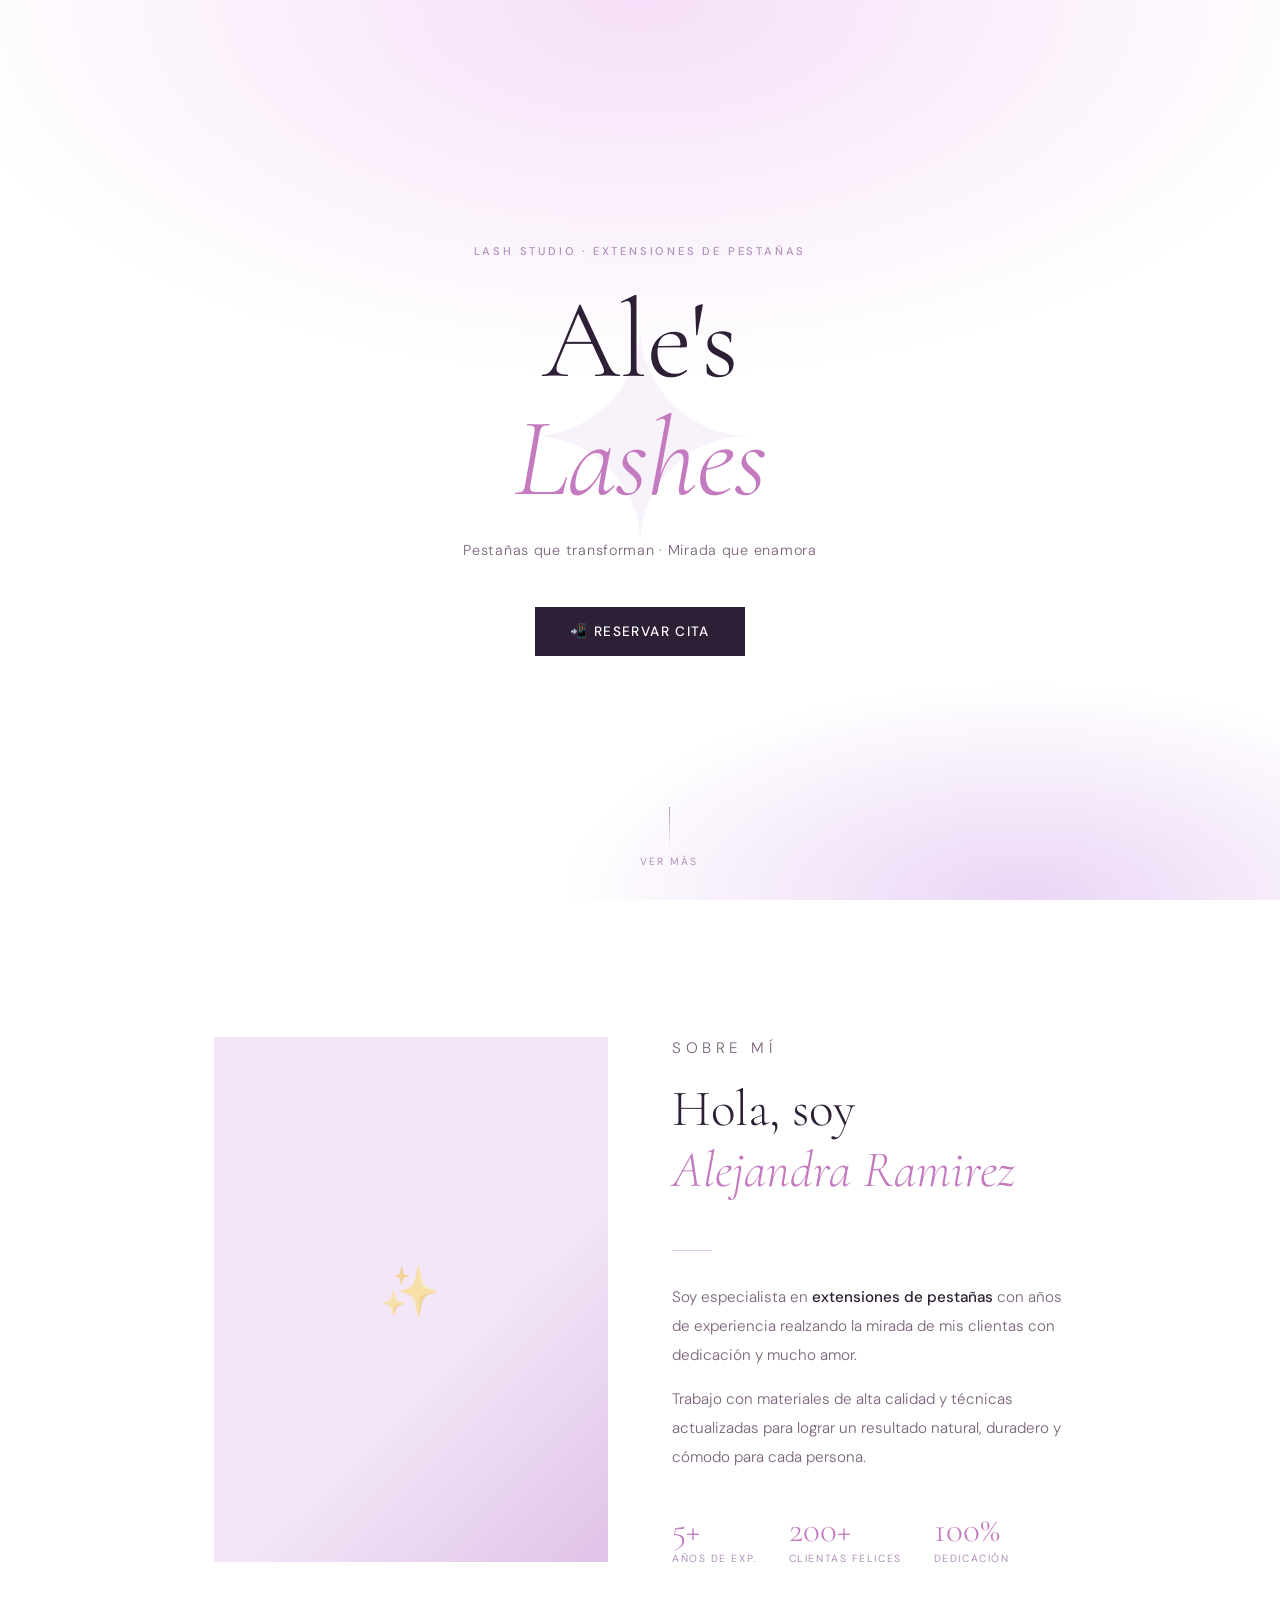
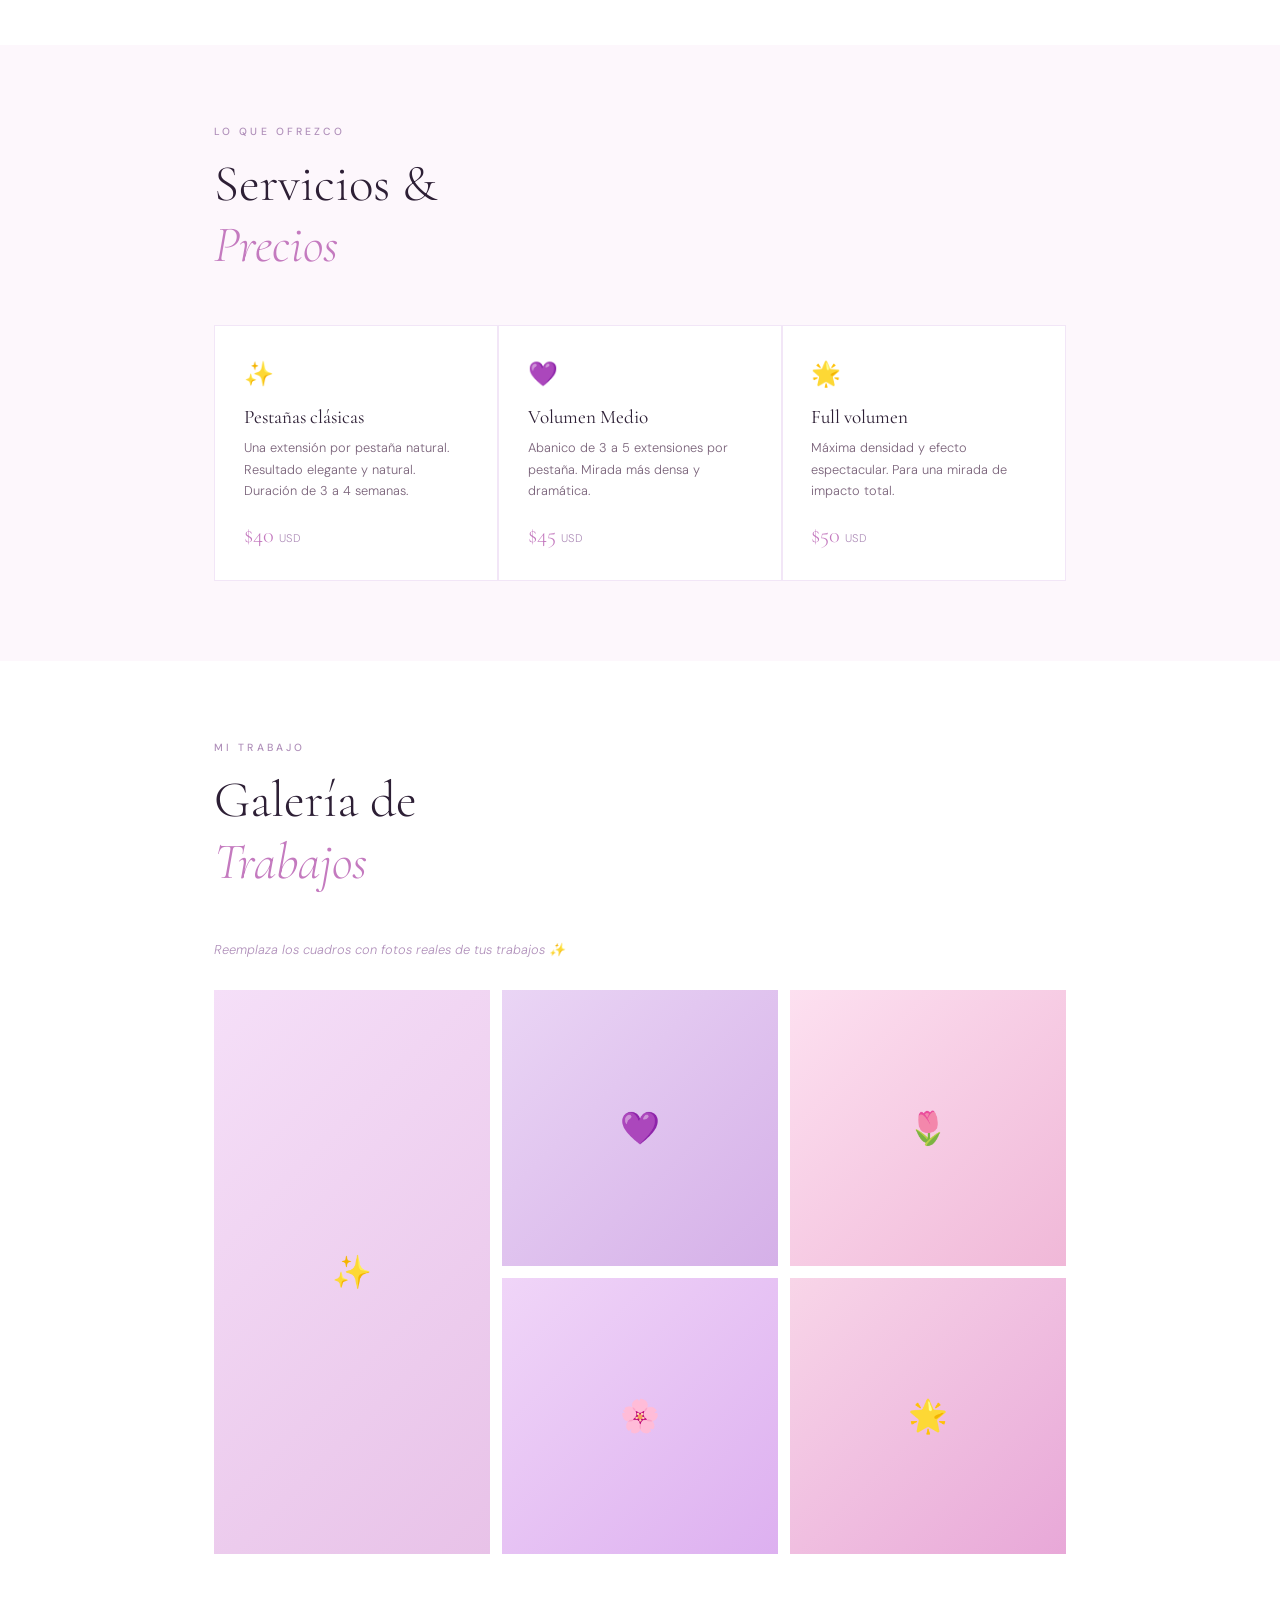
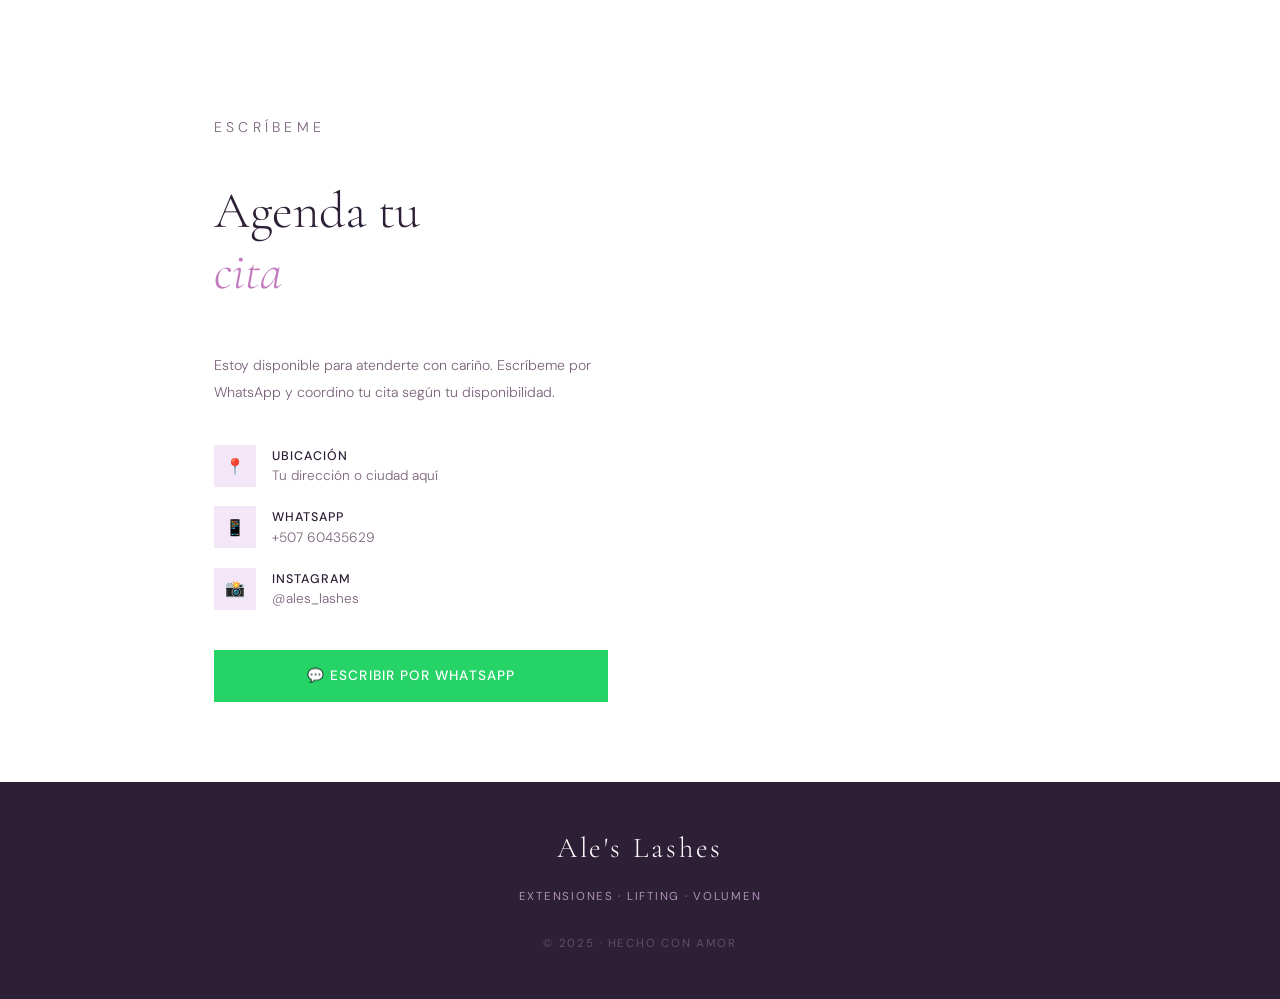
<file: ales_lashes.html>
<!DOCTYPE html>
<html lang="es">
<head>
  <meta charset="UTF-8" />
  <meta name="viewport" content="width=device-width, initial-scale=1.0"/>
  <title>Ale's Lashes</title>
  <link href="https://fonts.googleapis.com/css2?family=Cormorant+Garamond:ital,wght@0,300;0,400;0,500;1,300;1,400&family=DM+Sans:wght@300;400;500&display=swap" rel="stylesheet"/>
  <style>
    *, *::before, *::after { box-sizing: border-box; margin: 0; padding: 0; }

    :root {
      --white: #ffffff;
      --off-white: #fdf7fc;
      --cream: #f2e6f7;
      --blush: #dfc2e8;
      --taupe: #b090ba;
      --warm-gray: #7a637a;
      --dark: #2d1f35;
      --accent: #c47abf;
    }

    html { scroll-behavior: smooth; }

    body {
      font-family: 'DM Sans', sans-serif;
      background: var(--off-white);
      color: var(--dark);
      min-height: 100vh;
    }

    /* ── HERO ── */
    .hero {
      position: relative;
      min-height: 100svh;
      display: flex;
      flex-direction: column;
      align-items: center;
      justify-content: center;
      text-align: center;
      padding: 2rem 1.5rem;
      background: var(--white);
      overflow: hidden;
    }

    .hero::before {
      content: '';
      position: absolute;
      inset: 0;
      background:
        radial-gradient(ellipse 80% 60% at 50% 0%, #f5dff8 0%, transparent 70%),
        radial-gradient(ellipse 60% 40% at 80% 100%, #ead5f5 0%, transparent 60%);
    }

    .hero-ornament {
      position: absolute;
      font-size: clamp(8rem, 40vw, 18rem);
      color: var(--cream);
      font-family: 'Cormorant Garamond', serif;
      line-height: 1;
      pointer-events: none;
      user-select: none;
      top: 50%;
      left: 50%;
      transform: translate(-50%, -50%);
      opacity: 0.5;
    }

    .hero-content {
      position: relative;
      z-index: 1;
    }

    .hero-eyebrow {
      font-family: 'DM Sans', sans-serif;
      font-size: 0.7rem;
      font-weight: 500;
      letter-spacing: 0.25em;
      text-transform: uppercase;
      color: var(--taupe);
      margin-bottom: 1.5rem;
      opacity: 0;
      animation: fadeUp 0.8s ease 0.2s forwards;
    }

    .hero-title {
      font-family: 'Cormorant Garamond', serif;
      font-size: clamp(3rem, 12vw, 7rem);
      font-weight: 300;
      line-height: 1.05;
      letter-spacing: -0.01em;
      color: var(--dark);
      margin-bottom: 1.5rem;
      opacity: 0;
      animation: fadeUp 0.9s ease 0.35s forwards;
    }

    .hero-title em {
      font-style: italic;
      color: var(--accent);
    }

    .hero-subtitle {
      font-size: 0.9rem;
      font-weight: 300;
      color: var(--warm-gray);
      letter-spacing: 0.05em;
      margin-bottom: 3rem;
      opacity: 0;
      animation: fadeUp 0.9s ease 0.5s forwards;
    }

    .hero-cta {
      display: inline-flex;
      align-items: center;
      gap: 0.6rem;
      background: var(--dark);
      color: var(--white);
      padding: 1rem 2.2rem;
      font-family: 'DM Sans', sans-serif;
      font-size: 0.85rem;
      font-weight: 500;
      letter-spacing: 0.1em;
      text-transform: uppercase;
      text-decoration: none;
      transition: background 0.25s, transform 0.2s;
      opacity: 0;
      animation: fadeUp 0.9s ease 0.65s forwards;
    }

    .hero-cta:hover { background: var(--accent); transform: translateY(-2px); }

    .scroll-hint {
      position: absolute;
      bottom: 2rem;
      left: 50%;
      transform: translateX(-50%);
      display: flex;
      flex-direction: column;
      align-items: center;
      gap: 0.5rem;
      color: var(--taupe);
      font-size: 0.65rem;
      letter-spacing: 0.2em;
      text-transform: uppercase;
      opacity: 0;
      animation: fadeUp 1s ease 1.2s forwards;
    }

    .scroll-line {
      width: 1px;
      height: 40px;
      background: linear-gradient(to bottom, var(--taupe), transparent);
      animation: scrollPulse 2s ease-in-out infinite;
    }

    /* ── NAV ── */
    nav {
      position: sticky;
      top: 0;
      z-index: 100;
      background: rgba(255,255,255,0.95);
      backdrop-filter: blur(12px);
      border-bottom: 1px solid var(--cream);
    }

    .nav-inner {
      max-width: 900px;
      margin: 0 auto;
      display: flex;
      align-items: center;
      justify-content: space-between;
      padding: 0 1.2rem;
    }

    .nav-brand {
      font-family: 'Cormorant Garamond', serif;
      font-size: 1.1rem;
      font-weight: 400;
      letter-spacing: 0.05em;
      color: var(--dark);
      text-decoration: none;
      padding: 1rem 0;
      white-space: nowrap;
      flex-shrink: 0;
    }

    .nav-tabs {
      display: flex;
      gap: 0;
      list-style: none;
      overflow-x: auto;
      -webkit-overflow-scrolling: touch;
      scrollbar-width: none;
    }
    .nav-tabs::-webkit-scrollbar { display: none; }

    .nav-tabs li a {
      display: block;
      padding: 1rem 0.9rem;
      font-size: 0.7rem;
      font-weight: 500;
      letter-spacing: 0.1em;
      text-transform: uppercase;
      color: var(--warm-gray);
      text-decoration: none;
      border-bottom: 2px solid transparent;
      transition: color 0.2s, border-color 0.2s;
      white-space: nowrap;
    }

    .nav-tabs li a:hover,
    .nav-tabs li a.active {
      color: var(--dark);
      border-bottom-color: var(--accent);
    }

    /* ── SECTIONS ── */
    section {
      max-width: 900px;
      margin: 0 auto;
      padding: 5rem 1.5rem;
    }

    .section-label {
      font-size: 0.65rem;
      font-weight: 500;
      letter-spacing: 0.3em;
      text-transform: uppercase;
      color: var(--taupe);
      margin-bottom: 1rem;
    }

    .section-title {
      font-family: 'Cormorant Garamond', serif;
      font-size: clamp(2rem, 6vw, 3.2rem);
      font-weight: 300;
      line-height: 1.2;
      color: var(--dark);
      margin-bottom: 3rem;
    }

    .section-title em { font-style: italic; color: var(--accent); }

    .divider {
      width: 40px;
      height: 1px;
      background: var(--blush);
      margin: 2rem 0;
    }

    /* ── SOBRE MÍ ── */
    #sobre {
      background: var(--white);
      max-width: 100%;
      padding: 0;
    }

    #sobre .inner {
      max-width: 900px;
      margin: 0 auto;
      padding: 5rem 1.5rem;
      display: grid;
      grid-template-columns: 1fr 1fr;
      gap: 4rem;
      align-items: center;
    }

    .bio-photo-placeholder {
      aspect-ratio: 3/4;
      background: var(--cream);
      display: flex;
      flex-direction: column;
      align-items: center;
      justify-content: center;
      gap: 1rem;
      color: var(--taupe);
      font-size: 0.75rem;
      letter-spacing: 0.1em;
      text-transform: uppercase;
      position: relative;
      overflow: hidden;
    }

    .bio-photo-placeholder::after {
      content: '';
      position: absolute;
      inset: 0;
      background: linear-gradient(135deg, transparent 60%, var(--blush) 100%);
    }

    .bio-photo-icon {
      font-size: 3rem;
      opacity: 0.4;
    }

    .bio-text p {
      font-size: 0.95rem;
      font-weight: 300;
      line-height: 1.9;
      color: var(--warm-gray);
      margin-bottom: 1rem;
    }

    .bio-text p strong {
      color: var(--dark);
      font-weight: 500;
    }

    .bio-stats {
      display: flex;
      gap: 2rem;
      margin-top: 2.5rem;
      flex-wrap: wrap;
    }

    .stat {
      display: flex;
      flex-direction: column;
      gap: 0.3rem;
    }

    .stat-number {
      font-family: 'Cormorant Garamond', serif;
      font-size: 2.2rem;
      font-weight: 300;
      color: var(--accent);
      line-height: 1;
    }

    .stat-label {
      font-size: 0.65rem;
      letter-spacing: 0.15em;
      text-transform: uppercase;
      color: var(--taupe);
    }

    /* ── SERVICIOS ── */
    .services-grid {
      display: grid;
      grid-template-columns: repeat(auto-fill, minmax(260px, 1fr));
      gap: 1.5px;
      background: var(--cream);
      border: 1.5px solid var(--cream);
      margin-top: 1rem;
    }

    .service-card {
      background: var(--white);
      padding: 2rem 1.8rem;
      transition: background 0.2s;
    }

    .service-card:hover { background: var(--off-white); }

    .service-icon {
      font-size: 1.5rem;
      margin-bottom: 1rem;
    }

    .service-name {
      font-family: 'Cormorant Garamond', serif;
      font-size: 1.2rem;
      font-weight: 400;
      color: var(--dark);
      margin-bottom: 0.5rem;
    }

    .service-desc {
      font-size: 0.8rem;
      font-weight: 300;
      color: var(--warm-gray);
      line-height: 1.7;
      margin-bottom: 1.2rem;
    }

    .service-price {
      font-family: 'Cormorant Garamond', serif;
      font-size: 1.4rem;
      font-weight: 300;
      color: var(--accent);
    }

    .service-price span {
      font-family: 'DM Sans', sans-serif;
      font-size: 0.7rem;
      color: var(--taupe);
      font-weight: 300;
    }

    /* ── GALERÍA ── */
    .gallery-note {
      font-size: 0.8rem;
      font-weight: 300;
      color: var(--taupe);
      margin-bottom: 2rem;
      font-style: italic;
    }

    .gallery-grid {
      display: grid;
      grid-template-columns: repeat(3, 1fr);
      gap: 0.75rem;
    }

    .gallery-item {
      aspect-ratio: 1;
      background: var(--cream);
      display: flex;
      align-items: center;
      justify-content: center;
      color: var(--taupe);
      font-size: 2rem;
      position: relative;
      overflow: hidden;
      cursor: pointer;
      transition: transform 0.3s;
    }

    .gallery-item:first-child { grid-row: span 2; aspect-ratio: auto; }

    .gallery-item:hover { transform: scale(0.98); }

    .gallery-item::after {
      content: 'Ver foto';
      position: absolute;
      inset: 0;
      background: rgba(45,31,53,0.5);
      display: flex;
      align-items: center;
      justify-content: center;
      color: white;
      font-size: 0.75rem;
      letter-spacing: 0.15em;
      text-transform: uppercase;
      opacity: 0;
      transition: opacity 0.3s;
    }

    .gallery-item:hover::after { opacity: 1; }

    /* ── CONTACTO ── */
    #contacto {
      background: var(--white);
      max-width: 100%;
      padding: 0;
    }

    #contacto .inner {
      max-width: 900px;
      margin: 0 auto;
      padding: 5rem 1.5rem;
      display: grid;
      grid-template-columns: 1fr 1fr;
      gap: 4rem;
      align-items: start;
    }

    .contact-info p {
      font-size: 0.88rem;
      font-weight: 300;
      color: var(--warm-gray);
      line-height: 1.9;
      margin-bottom: 2.5rem;
    }

    .contact-items {
      display: flex;
      flex-direction: column;
      gap: 1.2rem;
    }

    .contact-item {
      display: flex;
      align-items: center;
      gap: 1rem;
    }

    .contact-item-icon {
      width: 42px;
      height: 42px;
      background: var(--cream);
      display: flex;
      align-items: center;
      justify-content: center;
      font-size: 1rem;
      flex-shrink: 0;
    }

    .contact-item-text {
      font-size: 0.85rem;
      font-weight: 300;
      color: var(--warm-gray);
    }

    .contact-item-text strong {
      display: block;
      font-weight: 500;
      color: var(--dark);
      font-size: 0.78rem;
      letter-spacing: 0.08em;
      text-transform: uppercase;
      margin-bottom: 0.2rem;
    }

    .whatsapp-btn {
      display: flex;
      align-items: center;
      justify-content: center;
      gap: 0.7rem;
      background: #25D366;
      color: white;
      padding: 1.1rem 2rem;
      font-size: 0.85rem;
      font-weight: 500;
      letter-spacing: 0.08em;
      text-transform: uppercase;
      text-decoration: none;
      margin-top: 2.5rem;
      transition: opacity 0.2s, transform 0.2s;
      width: 100%;
      text-align: center;
    }

    .whatsapp-btn:hover { opacity: 0.9; transform: translateY(-2px); }

    .hours-box {
      background: var(--off-white);
      padding: 2rem;
    }

    .hours-title {
      font-size: 0.65rem;
      font-weight: 500;
      letter-spacing: 0.25em;
      text-transform: uppercase;
      color: var(--taupe);
      margin-bottom: 1.5rem;
    }

    .hours-row {
      display: flex;
      justify-content: space-between;
      padding: 0.75rem 0;
      border-bottom: 1px solid var(--cream);
      font-size: 0.82rem;
      font-weight: 300;
      color: var(--warm-gray);
    }

    .hours-row:last-child { border-bottom: none; }

    .hours-row strong { color: var(--dark); font-weight: 400; }

    /* ── FOOTER ── */
    footer {
      background: var(--dark);
      color: var(--taupe);
      text-align: center;
      padding: 3rem 1.5rem;
    }

    footer .footer-name {
      font-family: 'Cormorant Garamond', serif;
      font-size: 1.8rem;
      font-weight: 300;
      color: var(--white);
      letter-spacing: 0.1em;
      margin-bottom: 0.5rem;
    }

    footer p {
      font-size: 0.72rem;
      letter-spacing: 0.15em;
      text-transform: uppercase;
      margin-top: 1.5rem;
    }

    /* ── ANIMATIONS ── */
    @keyframes fadeUp {
      from { opacity: 0; transform: translateY(20px); }
      to   { opacity: 1; transform: translateY(0); }
    }

    @keyframes scrollPulse {
      0%, 100% { opacity: 1; transform: scaleY(1); }
      50%       { opacity: 0.4; transform: scaleY(0.7); }
    }

    /* ── RESPONSIVE MÓVIL ── */
    @media (max-width: 680px) {
      section { padding: 4rem 1.2rem; }

      #sobre .inner,
      #contacto .inner {
        grid-template-columns: 1fr;
        gap: 2.5rem;
        padding: 4rem 1.2rem;
      }

      /* Foto primero en móvil: imagen arriba, texto abajo */
      #sobre .inner { grid-template-areas: "foto" "texto"; }
      .bio-photo-placeholder { grid-area: foto; max-height: 280px; }
      .bio-text { grid-area: texto; }

      .gallery-grid {
        grid-template-columns: repeat(2, 1fr);
        gap: 0.5rem;
      }
      .gallery-item:first-child { grid-row: auto; }

      .nav-tabs li a { padding: 1rem 0.65rem; font-size: 0.63rem; }

      .bio-stats { gap: 1.5rem; }

      .services-grid { grid-template-columns: 1fr; }

      .section-title { margin-bottom: 2rem; }
    }

    @media (max-width: 400px) {
      .nav-brand { font-size: 0.95rem; }
      .nav-tabs li a { padding: 1rem 0.5rem; font-size: 0.6rem; letter-spacing: 0.06em; }
    }
  </style>
</head>
<body>

<!-- HERO -->
<div class="hero" id="inicio">
  <div class="hero-ornament">✦</div>
  <div class="hero-content">
    <p class="hero-eyebrow">Lash Studio · Extensiones de Pestañas</p>
    <h1 class="hero-title">Ale's<br><em>Lashes</em></h1>
    <p class="hero-subtitle">Pestañas que transforman · Mirada que enamora</p>
    <a href="#contacto" class="hero-cta">📲 Reservar cita</a>
  </div>
  <div class="scroll-hint">
    <div class="scroll-line"></div>
    <span>Ver más</span>
  </div>
</div>

<!-- NAV -->
<nav>
  <div class="nav-inner">
    <a href="#inicio" class="nav-brand">Nombre del Negocio</a>
    <ul class="nav-tabs">
      <li><a href="#sobre">Sobre mí</a></li>
      <li><a href="#servicios">Servicios</a></li>
      <li><a href="#galeria">Galería</a></li>
      <li><a href="#contacto">Contacto</a></li>
    </ul>
  </div>
</nav>

<!-- SOBRE MÍ -->
<div id="sobre">
  <div class="inner">
    <div class="bio-photo-placeholder">
      <div class="bio-photo-icon">✨</div>
      <span></span>
    </div>
    <div class="bio-text">
      <p class="section-label">Sobre mí</p>
      <h2 class="section-title">Hola, soy<br><em>Alejandra Ramirez</em></h2>
      <div class="divider"></div>
      <p>Soy especialista en <strong>extensiones de pestañas</strong> con años de experiencia realzando la mirada de mis clientas con dedicación y mucho amor.</p>
      <p>Trabajo con materiales de alta calidad y técnicas actualizadas para lograr un resultado natural, duradero y cómodo para cada persona.</p>
      <div class="bio-stats">
        <div class="stat">
          <span class="stat-number">5+</span>
          <span class="stat-label">Años de exp.</span>
        </div>
        <div class="stat">
          <span class="stat-number">200+</span>
          <span class="stat-label">Clientas felices</span>
        </div>
        <div class="stat">
          <span class="stat-number">100%</span>
          <span class="stat-label">Dedicación</span>
        </div>
      </div>
    </div>
  </div>
</div>

<!-- SERVICIOS -->
<section id="servicios">
  <p class="section-label">Lo que ofrezco</p>
  <h2 class="section-title">Servicios &<br><em>Precios</em></h2>
  <div class="services-grid">
    <div class="service-card">
      <div class="service-icon">✨</div>
      <div class="service-name">Pestañas clásicas</div>
      <p class="service-desc">Una extensión por pestaña natural. Resultado elegante y natural. Duración de 3 a 4 semanas.</p>
      <div class="service-price">$40 <span>USD</span></div>
    </div>
    <div class="service-card">
      <div class="service-icon">💜</div>
      <div class="service-name">Volumen Medio</div>
      <p class="service-desc">Abanico de 3 a 5 extensiones por pestaña. Mirada más densa y dramática.</p>
      <div class="service-price">$45 <span>USD</span></div>
    </div>
    <div class="service-card">
      <div class="service-icon">🌟</div>
      <div class="service-name">Full volumen</div>
      <p class="service-desc">Máxima densidad y efecto espectacular. Para una mirada de impacto total.</p>
      <div class="service-price">$50 <span>USD</span></div>
    </div>
</section>

<!-- GALERÍA -->
<section id="galeria" style="background: var(--white); max-width:100%; padding:0;">
  <div style="max-width:900px; margin:0 auto; padding:5rem 1.5rem;">
    <p class="section-label">Mi trabajo</p>
    <h2 class="section-title">Galería de<br><em>Trabajos</em></h2>
    <p class="gallery-note">Reemplaza los cuadros con fotos reales de tus trabajos ✨</p>
    <div class="gallery-grid">
      <div class="gallery-item" style="background: linear-gradient(135deg, #f5dff8, #e8c2e8);">✨</div>
      <div class="gallery-item" style="background: linear-gradient(135deg, #ead5f5, #d5b0e8);">💜</div>
      <div class="gallery-item" style="background: linear-gradient(135deg, #fde0f0, #f0b8d8);">🌷</div>
      <div class="gallery-item" style="background: linear-gradient(135deg, #f0d5f8, #ddb0f0);">🌸</div>
      <div class="gallery-item" style="background: linear-gradient(135deg, #f8d5e8, #e8a8d8);">🌟</div>
    </div>
  </div>
</section>

<!-- CONTACTO -->
<div id="contacto">
  <div class="inner">
    <div class="contact-info">
      <p class="section-label">Escríbeme</p>
      <h2 class="section-title">Agenda tu<br><em>cita</em></h2>
      <p>Estoy disponible para atenderte con cariño. Escríbeme por WhatsApp y coordino tu cita según tu disponibilidad.</p>
      <div class="contact-items">
        <div class="contact-item">
          <div class="contact-item-icon">📍</div>
          <div class="contact-item-text">
            <strong>Ubicación</strong>
            Tu dirección o ciudad aquí
          </div>
        </div>
        <div class="contact-item">
          <div class="contact-item-icon">📱</div>
          <div class="contact-item-text">
            <strong>WhatsApp</strong>
            +507 60435629
          </div>
        </div>
        <div class="contact-item">
          <div class="contact-item-icon">📸</div>
          <div class="contact-item-text">
            <strong>Instagram</strong>
            @ales_lashes
          </div>
        </div>
      </div>
      <!-- Cambia el número por el real: solo los dígitos sin + ni espacios -->
      <a href="https://wa.me/50760435629?text=Hola!%20quiero%20agendar%20una%20cita%20de%20pesta%C3%B1as%20%E2%9C%A8" class="whatsapp-btn" target="_blank">
        💬 Escribir por WhatsApp
      </a>
    </div>
  </div>
</div>

<!-- FOOTER -->
<footer>
  <div class="footer-name">Ale's Lashes</div>
  <p>Extensiones · Lifting · Volumen</p>
  <p style="margin-top:2rem; opacity:0.4;">© 2025 · Hecho con amor</p>
</footer>

<script>
  // Active tab highlight on scroll
  const sections = ['sobre','servicios','galeria','contacto'];
  const links = document.querySelectorAll('.nav-tabs a');

  const observer = new IntersectionObserver((entries) => {
    entries.forEach(e => {
      if (e.isIntersecting) {
        links.forEach(l => l.classList.remove('active'));
        const active = document.querySelector(`.nav-tabs a[href="#${e.target.id}"]`);
        if (active) active.classList.add('active');
      }
    });
  }, { threshold: 0.4 });

  sections.forEach(id => {
    const el = document.getElementById(id);
    if (el) observer.observe(el);
  });
</script>

</body>
</html>
</file>
